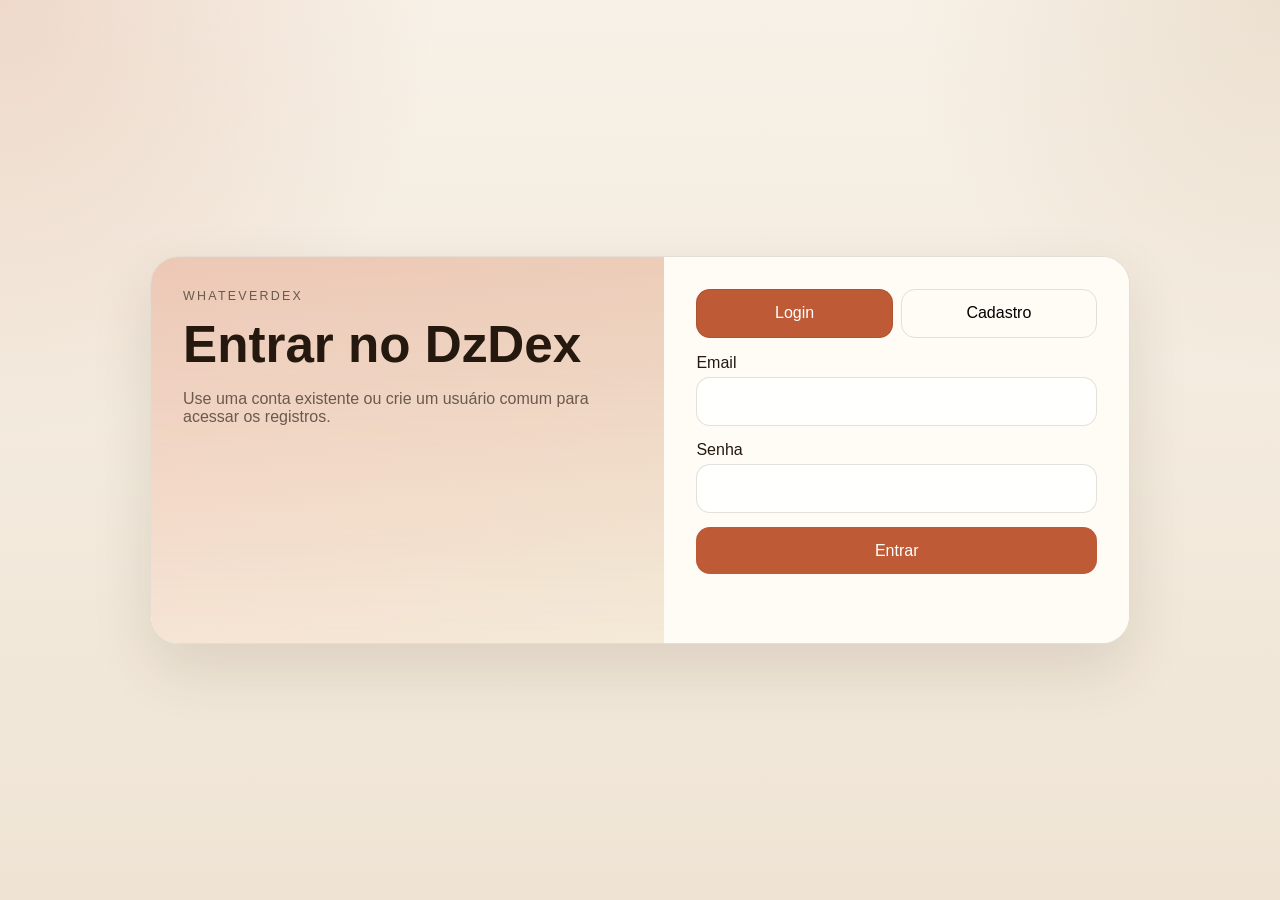
<file: Api Crud/wwwroot/login.html>
<!DOCTYPE html>
<html lang="pt-BR">

<head>
    <meta charset="UTF-8">
    <meta name="viewport" content="width=device-width, initial-scale=1.0">
    <title>DzDex | Login</title>
    <link rel="stylesheet" href="css/base.css">
    <link rel="stylesheet" href="css/login.css">
</head>

<body>
    <main class="login-page">
        <section class="login-card">
            <div class="login-copy">
                <p class="eyebrow">WhateverDex</p>
                <h1>Entrar no DzDex</h1>
                <p>Use uma conta existente ou crie um usuário comum para acessar os registros.</p>
            </div>

            <div class="login-panel">
                <div class="tabs">
                    <button id="loginTab" class="tab active" type="button">Login</button>
                    <button id="registerTab" class="tab" type="button">Cadastro</button>
                </div>

                <form id="loginForm" class="auth-form">
                    <label>
                        <span>Email</span>
                        <input id="loginEmail" type="email" required>
                    </label>
                    <label>
                        <span>Senha</span>
                        <input id="loginSenha" type="password" required>
                    </label>
                    <button type="submit">Entrar</button>
                    <p id="loginMensagem" class="form-message"></p>
                </form>

                <form id="registerForm" class="auth-form hidden">
                    <label>
                        <span>Nome</span>
                        <input id="registerNome" type="text" required>
                    </label>
                    <label>
                        <span>Email</span>
                        <input id="registerEmail" type="email" required>
                    </label>
                    <label>
                        <span>Senha</span>
                        <input id="registerSenha" type="password" minlength="4" required>
                    </label>
                    <button type="submit">Criar conta</button>
                    <p id="registerMensagem" class="form-message"></p>
                </form>
            </div>
        </section>
    </main>

    <script src="auth.js"></script>
    <script src="login.js"></script>
</body>

</html>
</file>
<file: Api Crud/wwwroot/css/base.css>
* {
    box-sizing: border-box;
    margin: 0;
    padding: 0;
}

:root {
    --bg: #f4efe5;
    --panel: rgba(255, 252, 246, 0.92);
    --panel-strong: #fff9f0;
    --text: #24180f;
    --muted: #6a5a4b;
    --line: rgba(64, 42, 25, 0.14);
    --accent: #bf5a36;
    --accent-dark: #8d3414;
    --accent-soft: #f4c6ae;
    --danger: #9c2f2f;
    --shadow: 0 24px 60px rgba(61, 39, 20, 0.12);
}

body {
    min-height: 100vh;
    font-family: 'Trebuchet MS', 'Segoe UI', sans-serif;
    color: var(--text);
    background:
        radial-gradient(circle at top left, rgba(191, 90, 54, 0.16), transparent 28%),
        radial-gradient(circle at top right, rgba(181, 139, 92, 0.16), transparent 24%),
        linear-gradient(180deg, #f7f1e7 0%, #efe4d4 100%);
}

a {
    color: inherit;
}

button,
input,
select,
textarea {
    font: inherit;
}

button,
.secondary-link {
    border: none;
    border-radius: 14px;
    padding: 0.9rem 1.1rem;
    cursor: pointer;
    transition: transform 0.18s ease, opacity 0.18s ease, background 0.18s ease;
}

button:hover,
.secondary-link:hover {
    transform: translateY(-1px);
}

input,
select,
textarea {
    width: 100%;
    border: 1px solid var(--line);
    background: rgba(255, 255, 255, 0.78);
    border-radius: 14px;
    padding: 0.9rem 1rem;
    color: var(--text);
}

textarea {
    min-height: 110px;
    resize: vertical;
}

.page-shell {
    width: min(1180px, calc(100% - 32px));
    margin: 0 auto;
    padding: 28px 0 48px;
}

.hero-card,
.content-card {
    background: var(--panel);
    border: 1px solid var(--line);
    border-radius: 26px;
    box-shadow: var(--shadow);
    backdrop-filter: blur(14px);
}

.hero-card {
    padding: 1.5rem;
}

.content-card {
    padding: 1.4rem;
}

.eyebrow {
    text-transform: uppercase;
    letter-spacing: 0.18em;
    font-size: 0.78rem;
    color: var(--accent-dark);
    margin-bottom: 0.75rem;
}

.section-heading {
    display: flex;
    justify-content: space-between;
    gap: 1rem;
    align-items: end;
    margin-bottom: 1rem;
}

.ghost-btn {
    background: transparent;
    border: 1px solid var(--line);
}

.secondary-btn,
.secondary-link {
    background: rgba(255, 255, 255, 0.86);
    border: 1px solid var(--line);
    text-decoration: none;
}

.danger-btn {
    background: #fff1ef;
    color: var(--danger);
}

.hidden {
    display: none !important;
}

.empty-state {
    color: var(--muted);
}

@media (max-width: 740px) {
    .page-shell {
        width: min(100% - 20px, 1180px);
        padding-top: 18px;
    }

    .section-heading {
        align-items: start;
        flex-direction: column;
    }
}
</file>
<file: Api Crud/wwwroot/css/login.css>
.login-page {
    min-height: 100vh;
    display: grid;
    place-items: center;
    padding: 24px;
}

.login-card {
    width: min(980px, 100%);
    display: grid;
    grid-template-columns: 1.05fr 0.95fr;
    background: var(--panel);
    border: 1px solid var(--line);
    border-radius: 28px;
    overflow: hidden;
    box-shadow: var(--shadow);
}

.login-copy {
    padding: 2rem;
    background:
        linear-gradient(180deg, rgba(191, 90, 54, 0.18), rgba(255, 255, 255, 0)),
        linear-gradient(135deg, #f7e0d2, #f4ead8);
}

.login-copy h1 {
    font-size: clamp(2rem, 5vw, 3.2rem);
    margin-bottom: 1rem;
}

.login-copy p {
    color: var(--muted);
}

.seed-users {
    margin-top: 1.5rem;
    padding: 1rem;
    border: 1px solid var(--line);
    border-radius: 18px;
    background: rgba(255, 255, 255, 0.56);
}

.login-panel {
    padding: 2rem;
    background: rgba(255, 252, 247, 0.92);
}

.tabs {
    display: grid;
    grid-template-columns: repeat(2, 1fr);
    gap: 8px;
    margin-bottom: 1rem;
}

.tab {
    background: transparent;
    border: 1px solid var(--line);
}

.tab.active {
    background: var(--accent);
    color: white;
}

.auth-form {
    display: grid;
    gap: 0.9rem;
}

.auth-form label {
    display: grid;
    gap: 0.35rem;
}

.auth-form button {
    background: var(--accent);
    color: white;
}

.form-message {
    min-height: 1.4rem;
    color: var(--muted);
}

.form-message.error {
    color: var(--danger);
}

.form-message.success {
    color: #2f7d32;
}

@media (max-width: 780px) {
    .login-card {
        grid-template-columns: 1fr;
    }
}
</file>
